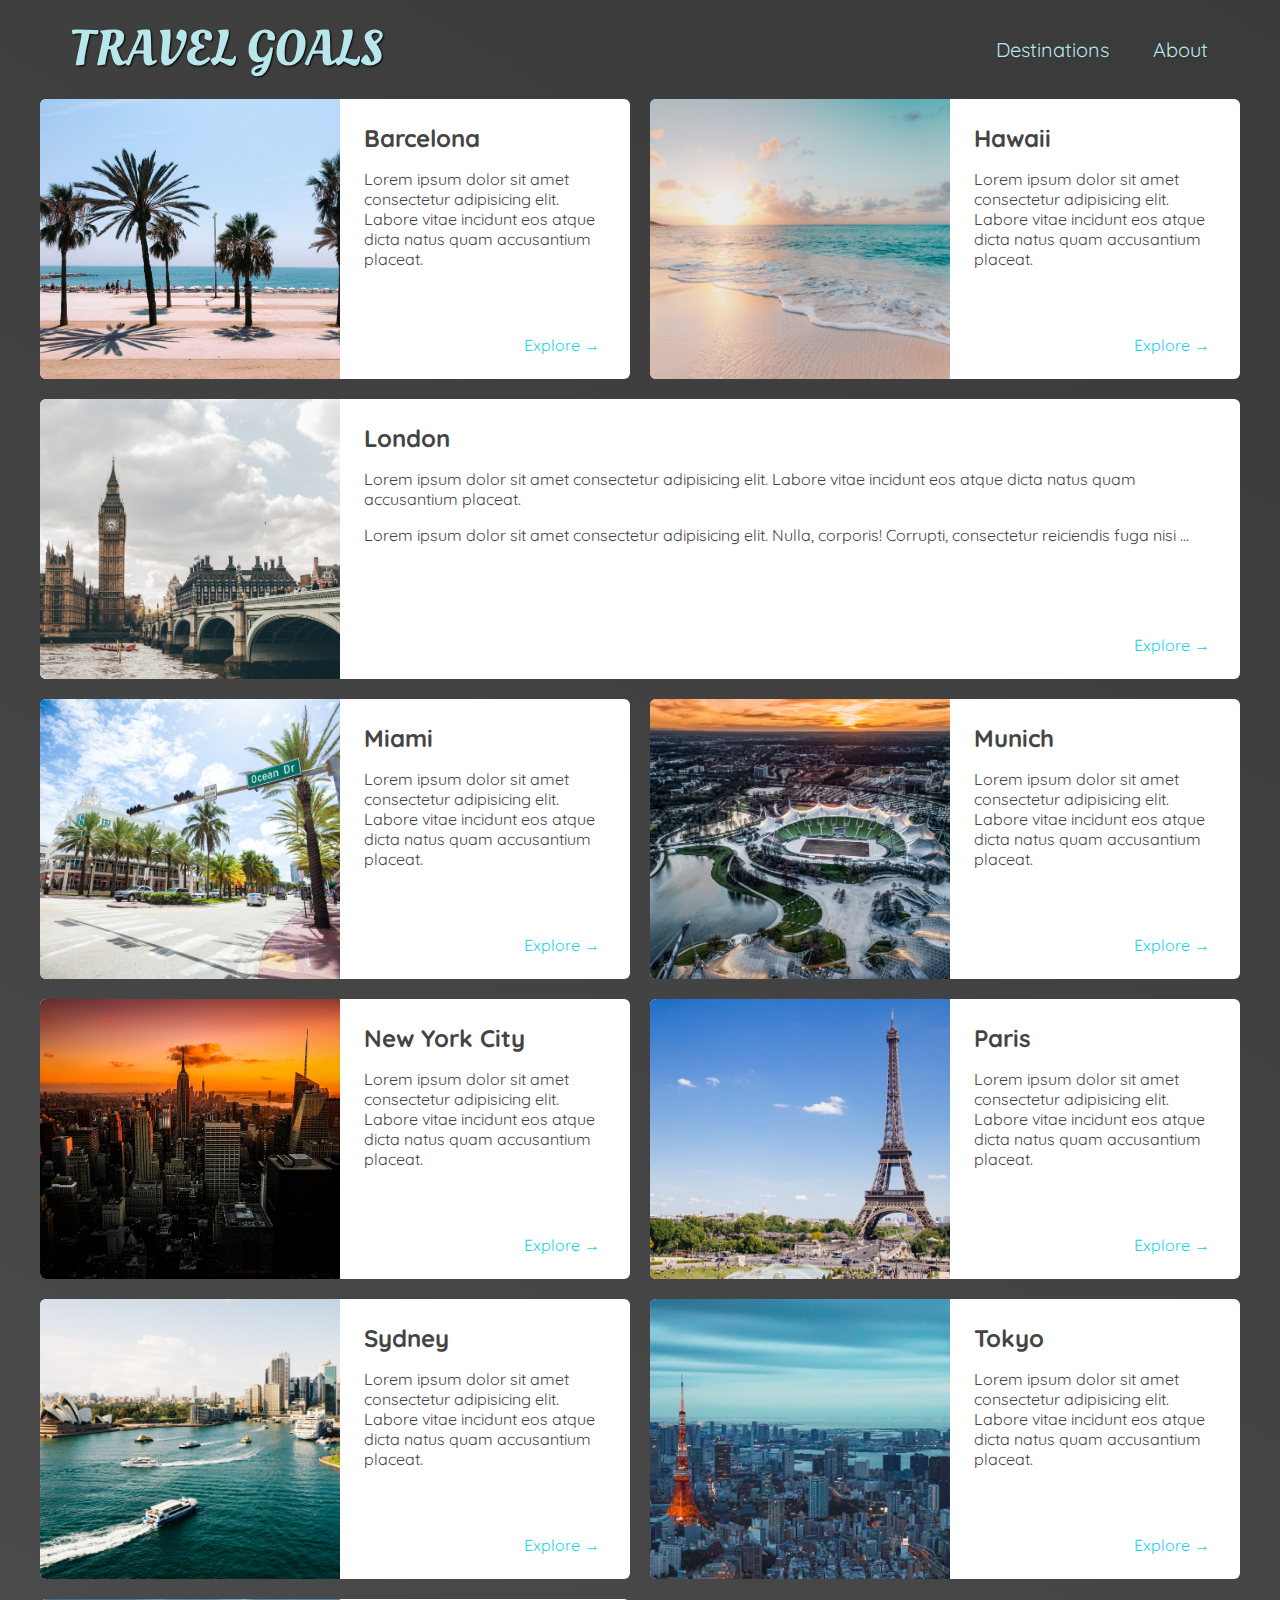
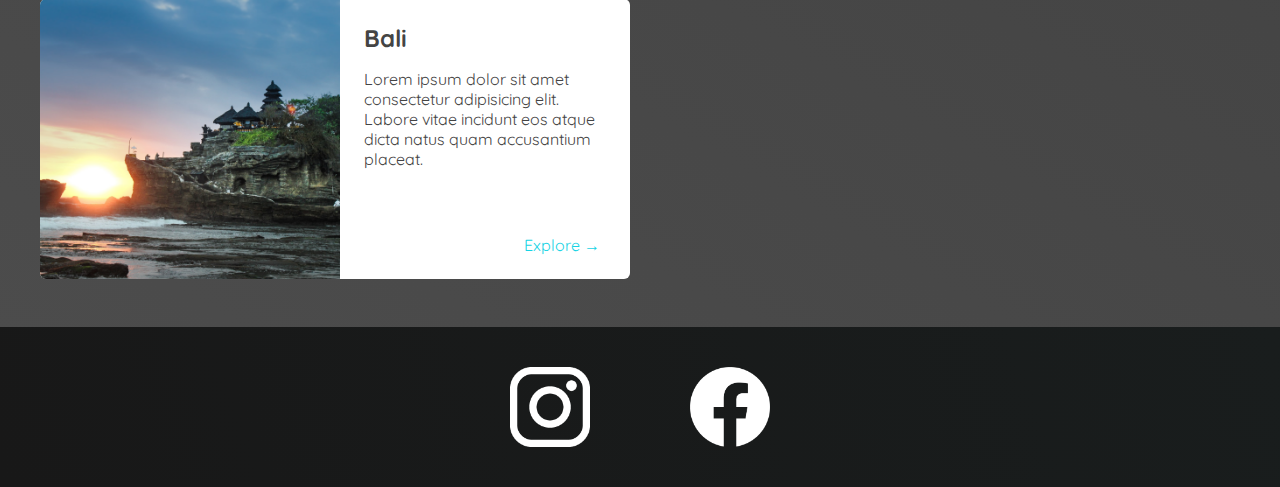
<file: places.html>
<!DOCTYPE html>
<html lang="en">
  <head>
    <meta charset="UTF-8" />
    <meta http-equiv="X-UA-Compatible" content="IE=edge" />
    <meta name="viewport" content="width=device-width, initial-scale=1.0" />
    <link
      href="https://fonts.googleapis.com/css2?family=Raleway:wght@700&family=Oleo+Script:wght@700&family=Quicksand:wght@300;500&display=swap"
      rel="stylesheet"
    />
    <link rel="stylesheet" href="/styles/shared.css" />
    <link rel="stylesheet" href="/styles/places.css" />
    <title>Travel Goals</title>
  </head>
  <body>
    <header>
      <div id="page-logo">
        <a href="/index.html">Travel Goals</a>
      </div>
      <nav>
        <ul>
          <li><a href="/places.html">Destinations</a></li>
          <li><a href="">About</a></li>
        </ul>
      </nav>
    </header>
    <main>
      <ul>
        <li>
          <img src="images/places/barcelona.jpg" alt="City of Barcelona" />
          <div class="item-content">
            <div>
              <h2>Barcelona</h2>
              <p>
                Lorem ipsum dolor sit amet consectetur adipisicing elit. Labore
                vitae incidunt eos atque dicta natus quam accusantium placeat.
              </p>
            </div>
            <div class="actions">
              <a href="https://en.wikipedia.org/wiki/Barcelona">Explore &#x2192</a>
            </div>
          </div>
        </li>
        <li>
          <img src="images/places/hawaii.jpg" alt="Hawaii beach" />
          <div class="item-content">
            <div>
              <h2>Hawaii</h2>
              <p>
                Lorem ipsum dolor sit amet consectetur adipisicing elit. Labore
                vitae incidunt eos atque dicta natus quam accusantium placeat.
              </p>
            </div>
            <div class="actions">
              <a href="hhttps://en.wikipedia.org/wiki/Hawaii">Explore &#x2192</a>
            </div>
          </div>
        </li>
        <li>
          <img src="images/places/london.jpg" alt="London city" />
          <div class="item-content">
            <div>
              <h2>London</h2>
              <p>
                Lorem ipsum dolor sit amet consectetur adipisicing elit. Labore
                vitae incidunt eos atque dicta natus quam accusantium placeat.
              </p>
              <p>Lorem ipsum dolor sit amet consectetur adipisicing elit. Nulla, 
                corporis! Corrupti, consectetur reiciendis fuga nisi ...
              </p>
            </div>
            <div class="actions">
              <a href="https://en.wikipedia.org/wiki/London">Explore &#x2192</a>
            </div>
          </div>
        </li>
        <li>
          <img src="images/places/miami.jpg" alt="Miami streets" />
          <div class="item-content">
            <div>
              <h2>Miami</h2>
              <p>
                Lorem ipsum dolor sit amet consectetur adipisicing elit. Labore
                vitae incidunt eos atque dicta natus quam accusantium placeat.
              </p>
            </div>
            <div class="actions">
              <a href="https://en.wikipedia.org/wiki/Miami">Explore &#x2192</a>
            </div>
          </div>
        </li>
        <li>
          <img src="images/places/munich.jpg" alt="Munich football stadium" />
          <div class="item-content">
            <div>
              <h2>Munich</h2>
              <p>
                Lorem ipsum dolor sit amet consectetur adipisicing elit. Labore
                vitae incidunt eos atque dicta natus quam accusantium placeat.
              </p>
            </div>
            <div class="actions">
              <a href="https://en.wikipedia.org/wiki/Munich">Explore &#x2192</a>
            </div>
          </div>
        </li>
        <li>
          <img src="images/places/new-york-city.jpg" alt="New York City skyline" />
          <div class="item-content">
            <div>
              <h2>New York City</h2>
              <p>
                Lorem ipsum dolor sit amet consectetur adipisicing elit. Labore
                vitae incidunt eos atque dicta natus quam accusantium placeat.
              </p>
            </div>
            <div class="actions">
              <a href="https://en.wikipedia.org/wiki/New_York_City"
                >Explore &#x2192</a
              >
            </div>
          </div>
        </li>
        <li>
          <img src="images/places/paris.jpg" alt="Paris city" />
          <div class="item-content">
            <div>
              <h2>Paris</h2>
              <p>
                Lorem ipsum dolor sit amet consectetur adipisicing elit. Labore
                vitae incidunt eos atque dicta natus quam accusantium placeat.
              </p>
            </div>
            <div class="actions">
              <a href="https://en.wikipedia.org/wiki/Paris">Explore &#x2192</a>
            </div>
          </div>
        </li>
        <li>
          <img src="images/places/sydney.jpg" alt="Sydney beach" />
          <div class="item-content">
            <div>
              <h2>Sydney</h2>
              <p>
                Lorem ipsum dolor sit amet consectetur adipisicing elit. Labore
                vitae incidunt eos atque dicta natus quam accusantium placeat.
              </p>
            </div>
            <div class="actions">
              <a href="https://en.wikipedia.org/wiki/Sydney">Explore &#x2192</a>
            </div>
          </div>
        </li>
        <li>
          <img src="images/places/tokyo.jpg" alt="Tokyo skyline" />
          <div class="item-content">
            <div>
              <h2>Tokyo</h2>
              <p>
                Lorem ipsum dolor sit amet consectetur adipisicing elit. Labore
                vitae incidunt eos atque dicta natus quam accusantium placeat.
              </p>
            </div>
            <div class="actions">
              <a href="https://en.wikipedia.org/wiki/Tokyo">Explore &#x2192</a>
            </div>
          </div>
        </li>
        <li>
          <img src="images/places/bali.jpg" alt="Bali beach" />
          <div class="item-content">
            <div>
              <h2>Bali</h2>
              <p>
                Lorem ipsum dolor sit amet consectetur adipisicing elit. Labore
                vitae incidunt eos atque dicta natus quam accusantium placeat.
              </p>
            </div>
            <div class="actions">
              <a href="https://en.wikipedia.org/wiki/Bali">Explore &#x2192</a>
            </div>
          </div>
        </li>
      </ul>
    </main>
    <footer>
      <ul>
        <li>
          <a href="http://www.instagram.com" target="_blank"
            ><img src="/images/icons/insta.png" alt="Instagram Logo"
          /></a>
        </li>
        <li>
          <a href="http://www.facebook.com" target="_blank"
            ><img src="/images/icons/facebook.png" alt="Facebook Logo"
          /></a>
        </li>
      </ul>
    </footer>
  </body>
</html>
</file>
<file: styles/shared.css>
body {
  font-family: "Quicksand", sans-serif;
  margin: 0;
}

ul {
  list-style: none;
  margin: 0;
  padding: 0;
}

header {
  display: flex;
  justify-content: space-between;
  align-items: center;
  padding: 15px 60px;
  position: absolute;
  width: 100%;
  box-sizing: border-box;
}

#page-logo a {
  padding: 10px;
  font-family: "Oleo Script", sans-serif;
  color: rgb(245, 243, 160);
  font-size: 50px;
  text-decoration: none;
  text-transform: uppercase;
  text-shadow: 1px 1px 2px rgb(0, 0, 0);
}

header ul {
  display: flex;
}

header li {
  margin-left: 20px;
}

header a {
  text-decoration: none;
  color: rgb(255, 251, 0);
  font-size: 20px;
  padding: 12px;
  text-shadow: 1px 1px 2px rgb(0, 0, 0, 0.2);
  border-radius: 6px;
}

header nav a:hover {
  color: rgb(77, 77, 77);
  background-color: rgb(255, 251, 0);
}

footer {
  background: linear-gradient(70deg, rgb(24, 24, 24), rgb(25, 29, 29));
}

footer li {
  width: 80px;
  height: 80px;
  margin: 0 50px;
}

footer img {
  width: 100%;
  height: 100%;
}

footer ul {
  display: flex;
  justify-content: center;
  padding: 40px;
}
</file>
<file: styles/places.css>
body {
  background: linear-gradient(30deg, rgb(77, 77, 77), rgb(58, 58, 58));
  color: rgb(68, 68, 68);
}

#page-logo a {
  color: rgb(183, 230, 235);
}

header {
  position: static;
}

nav a {
  color: rgb(183, 230, 235);
}

header nav a:hover {
  background-color: rgb(183, 230, 235);
  color: rgb(59, 59, 59);
}

main ul {
  width: 1200px;
  margin: 0 auto 48px auto;
  display: grid;
  grid-template-columns: 1fr 1fr;
  gap: 20px 20px;
}

main li img {
  width: 300px;
  height: 280px;
  object-fit: cover;
}

li:nth-of-type(3) {
  grid-column: 1 / 3;
}

/* li:nth-of-type(10) {
  grid-column: 1 / 3;
} */

main li {
  display: flex;
  background-color: white;
  box-shadow: 1px, 1px, 4px rgba(0, 0, 0, 0.2);
  border-radius: 6px;
  overflow: hidden;
}

.item-content {
  padding: 24px;
}

.item-content {
  padding: 24px;
  display: flex;
  flex-direction: column;
  justify-content: space-between;
}

.item-content h2 {
  margin: 0;
}

.actions {
  text-align: right;
}

.actions a {
  text-decoration: none;
  padding: 6px;
  color: rgb(22, 211, 228);
  border-radius: 5px;
}

.actions a:hover {
  background-color: rgb(235, 253, 255);
}
</file>
